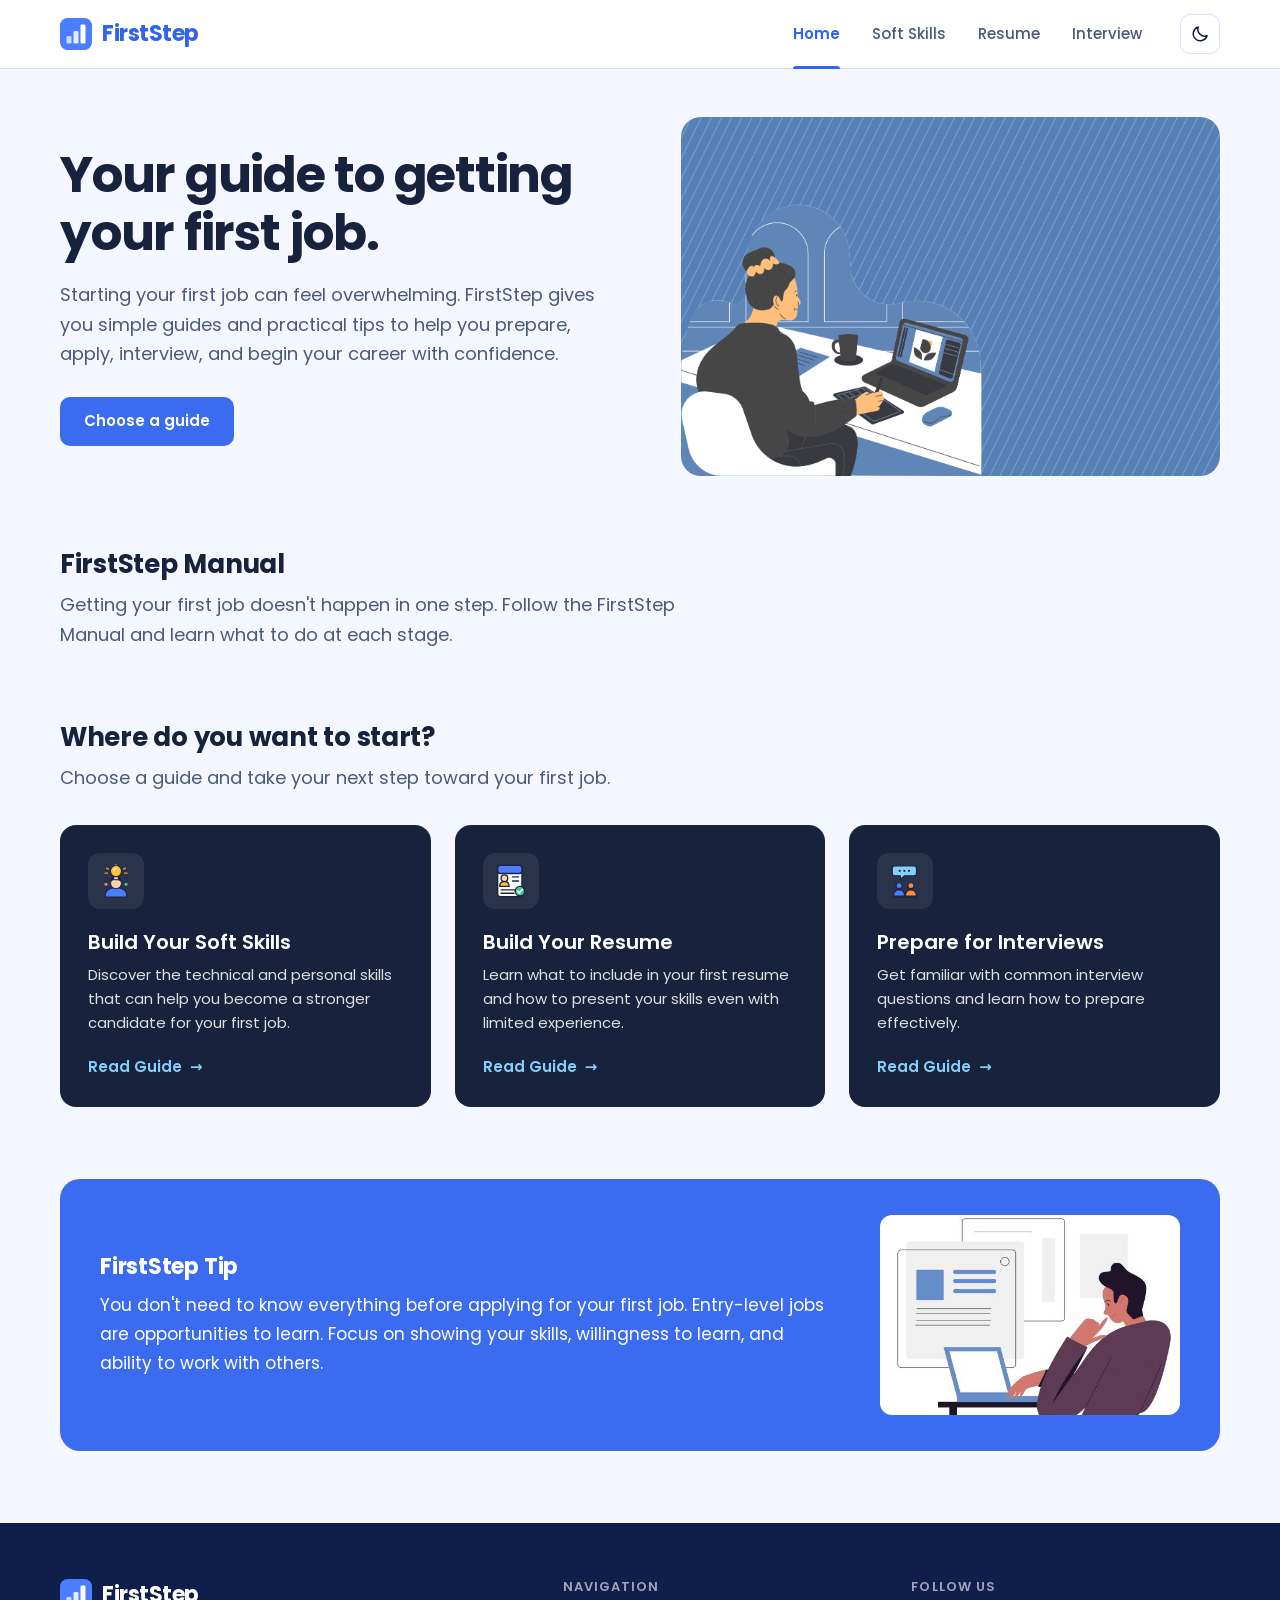
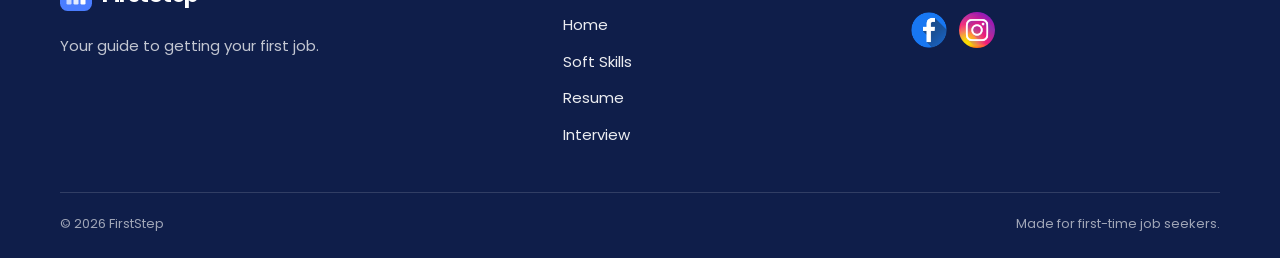
<file: index.html>
<!DOCTYPE html>
<html lang="en">
<head>
  <meta charset="UTF-8">
  <meta name="viewport" content="width=device-width, initial-scale=1">
  <title>FirstStep – Your Guide to Getting Your First Job</title>
  <meta name="description" content="Simple guides and practical tips to help you prepare, apply, interview, and begin your first job.">
  <link rel="icon" href="img/favicon.svg" type="image/svg+xml">
  <link rel="icon" href="img/favicon-32.png" sizes="32x32" type="image/png">
  <link rel="apple-touch-icon" href="img/apple-touch-icon.png">
  <script>try{var t=localStorage.getItem('theme');if(!t&&window.matchMedia('(prefers-color-scheme: dark)').matches)t='dark';if(t)document.documentElement.setAttribute('data-theme',t)}catch(e){}</script>
  <link rel="preconnect" href="https://fonts.googleapis.com">
  <link rel="preconnect" href="https://fonts.gstatic.com" crossorigin>
  <link href="https://fonts.googleapis.com/css2?family=Poppins:ital,wght@0,400;0,500;0,600;0,700;1,700&display=swap" rel="stylesheet">
  <link rel="stylesheet" href="style.css">
  <script src="site.js" defer></script>
</head>
<body>
  <header class="site-header">
    <div class="container header-inner">
      <a class="logo" href="index.html"><img src="img/logo.svg" alt="" width="32" height="32"><span>FirstStep</span></a>
      <nav class="header-nav" aria-label="Main">
      <a href="index.html" aria-current="page">Home</a>
      <a href="soft-skills.html">Soft Skills</a>
      <a href="resume.html">Resume</a>
      <a href="interview.html">Interview</a>
      </nav>
      <div class="header-actions">
        <button class="theme-toggle" type="button" aria-label="Switch to dark mode" aria-pressed="false">
          <svg class="i-moon" viewBox="0 0 24 24" width="20" height="20" aria-hidden="true"><path d="M20.5 14.2A8.5 8.5 0 0 1 9.8 3.5a8.5 8.5 0 1 0 10.7 10.7z" fill="none" stroke="currentColor" stroke-width="1.8" stroke-linejoin="round"/></svg>
          <svg class="i-sun" viewBox="0 0 24 24" width="20" height="20" aria-hidden="true"><circle cx="12" cy="12" r="4.2" fill="none" stroke="currentColor" stroke-width="1.8"/><path d="M12 2.5v2.4M12 19.1v2.4M2.5 12h2.4M19.1 12h2.4M5.3 5.3l1.7 1.7M17 17l1.7 1.7M5.3 18.7L7 17M17 7l1.7-1.7" stroke="currentColor" stroke-width="1.8" stroke-linecap="round"/></svg>
        </button>
        <button class="menu-toggle" type="button" aria-label="Open menu" aria-expanded="false" aria-controls="mobile-menu">
          <svg class="ic-open" viewBox="0 0 32 32" width="28" height="28" aria-hidden="true"><path d="M6 10h20M6 16h20M6 22h20" fill="none" stroke="currentColor" stroke-width="2.2" stroke-linecap="round"/></svg>
          <svg class="ic-close" viewBox="0 0 32 32" width="28" height="28" aria-hidden="true"><circle cx="16" cy="16" r="8.5" fill="none" stroke="currentColor" stroke-width="2"/><path d="M12.8 12.8l6.4 6.4M19.2 12.8l-6.4 6.4" fill="none" stroke="currentColor" stroke-width="2" stroke-linecap="round"/></svg>
        </button>
      </div>
    </div>
  </header>
  <nav class="mobile-menu" id="mobile-menu" aria-label="Menu">
    <p class="mobile-menu-label">Menu</p>
    <a href="index.html" aria-current="page">Home</a>
      <a href="soft-skills.html">Soft Skills</a>
      <a href="resume.html">Resume</a>
      <a href="interview.html">Interview</a>
  </nav>

  <main>
    <section class="hero container">
      <div class="hero-copy">
        <h1>Your guide to getting your first job.</h1>
        <p>Starting your first job can feel overwhelming. FirstStep gives you simple guides and practical tips to help you prepare, apply, interview, and begin your career with confidence.</p>
        <a class="btn" href="#guides">Choose a guide</a>
      </div>
      <div class="hero-media" role="img" aria-label="Illustration of a designer working at a laptop"></div>
    </section>

    <section class="manual container section">
      <h2>FirstStep Manual</h2>
      <p class="sub">Getting your first job doesn't happen in one step. Follow the FirstStep Manual and learn what to do at each stage.</p>
    </section>

    <section class="guides container section" id="guides">
      <h2>Where do you want to start?</h2>
      <p class="sub">Choose a guide and take your next step toward your first job.</p>
      <div class="cards">
        <a class="card" href="soft-skills.html">
          <span class="card-icon"><img src="img/creative-mind.svg" alt=""></span>
          <h3>Build Your Soft Skills</h3>
          <p>Discover the technical and personal skills that can help you become a stronger candidate for your first job.</p>
          <span class="card-link">Read Guide <span class="arrow" aria-hidden="true">→</span></span>
        </a>
        <a class="card" href="resume.html">
          <span class="card-icon"><img src="img/curriculum-vitae.svg" alt=""></span>
          <h3>Build Your Resume</h3>
          <p>Learn what to include in your first resume and how to present your skills even with limited experience.</p>
          <span class="card-link">Read Guide <span class="arrow" aria-hidden="true">→</span></span>
        </a>
        <a class="card" href="interview.html">
          <span class="card-icon"><img src="img/job-interview.svg" alt=""></span>
          <h3>Prepare for Interviews</h3>
          <p>Get familiar with common interview questions and learn how to prepare effectively.</p>
          <span class="card-link">Read Guide <span class="arrow" aria-hidden="true">→</span></span>
        </a>
      </div>
    </section>

    <section class="tip container section">
      <div class="tip-box">
        <div>
          <h2>FirstStep Tip</h2>
          <p>You don't need to know everything before applying for your first job. Entry-level jobs are opportunities to learn. Focus on showing your skills, willingness to learn, and ability to work with others.</p>
        </div>
        <img src="img/person.jpg" alt="" width="300" height="200">
      </div>
    </section>
  </main>

  <footer class="site-footer">
    <div class="container">
      <div class="footer-grid">
        <div class="f-brand">
          <a class="logo" href="index.html"><img src="img/logo.svg" alt="" width="32" height="32"><span>FirstStep</span></a>
          <p>Your guide to getting your first job.</p>
        </div>
        <nav class="f-col" aria-label="Footer">
          <h2>Navigation</h2>
          <ul>
          <li><a href="index.html">Home</a></li>
          <li><a href="soft-skills.html">Soft Skills</a></li>
          <li><a href="resume.html">Resume</a></li>
          <li><a href="interview.html">Interview</a></li>
          </ul>
        </nav>
        <div class="f-col">
          <h2>Follow us</h2>
          <div class="f-social">
            <a href="#" aria-label="Facebook"><img src="img/facebook.png" alt="" width="36" height="36"></a>
            <a href="#" aria-label="Instagram"><img src="img/instagram.png" alt="" width="36" height="36"></a>
          </div>
        </div>
      </div>
      <div class="footer-bottom">
        <p>© 2026 FirstStep</p>
        <p>Made for first-time job seekers.</p>
      </div>
    </div>
  </footer>

</body>
</html>
</file>
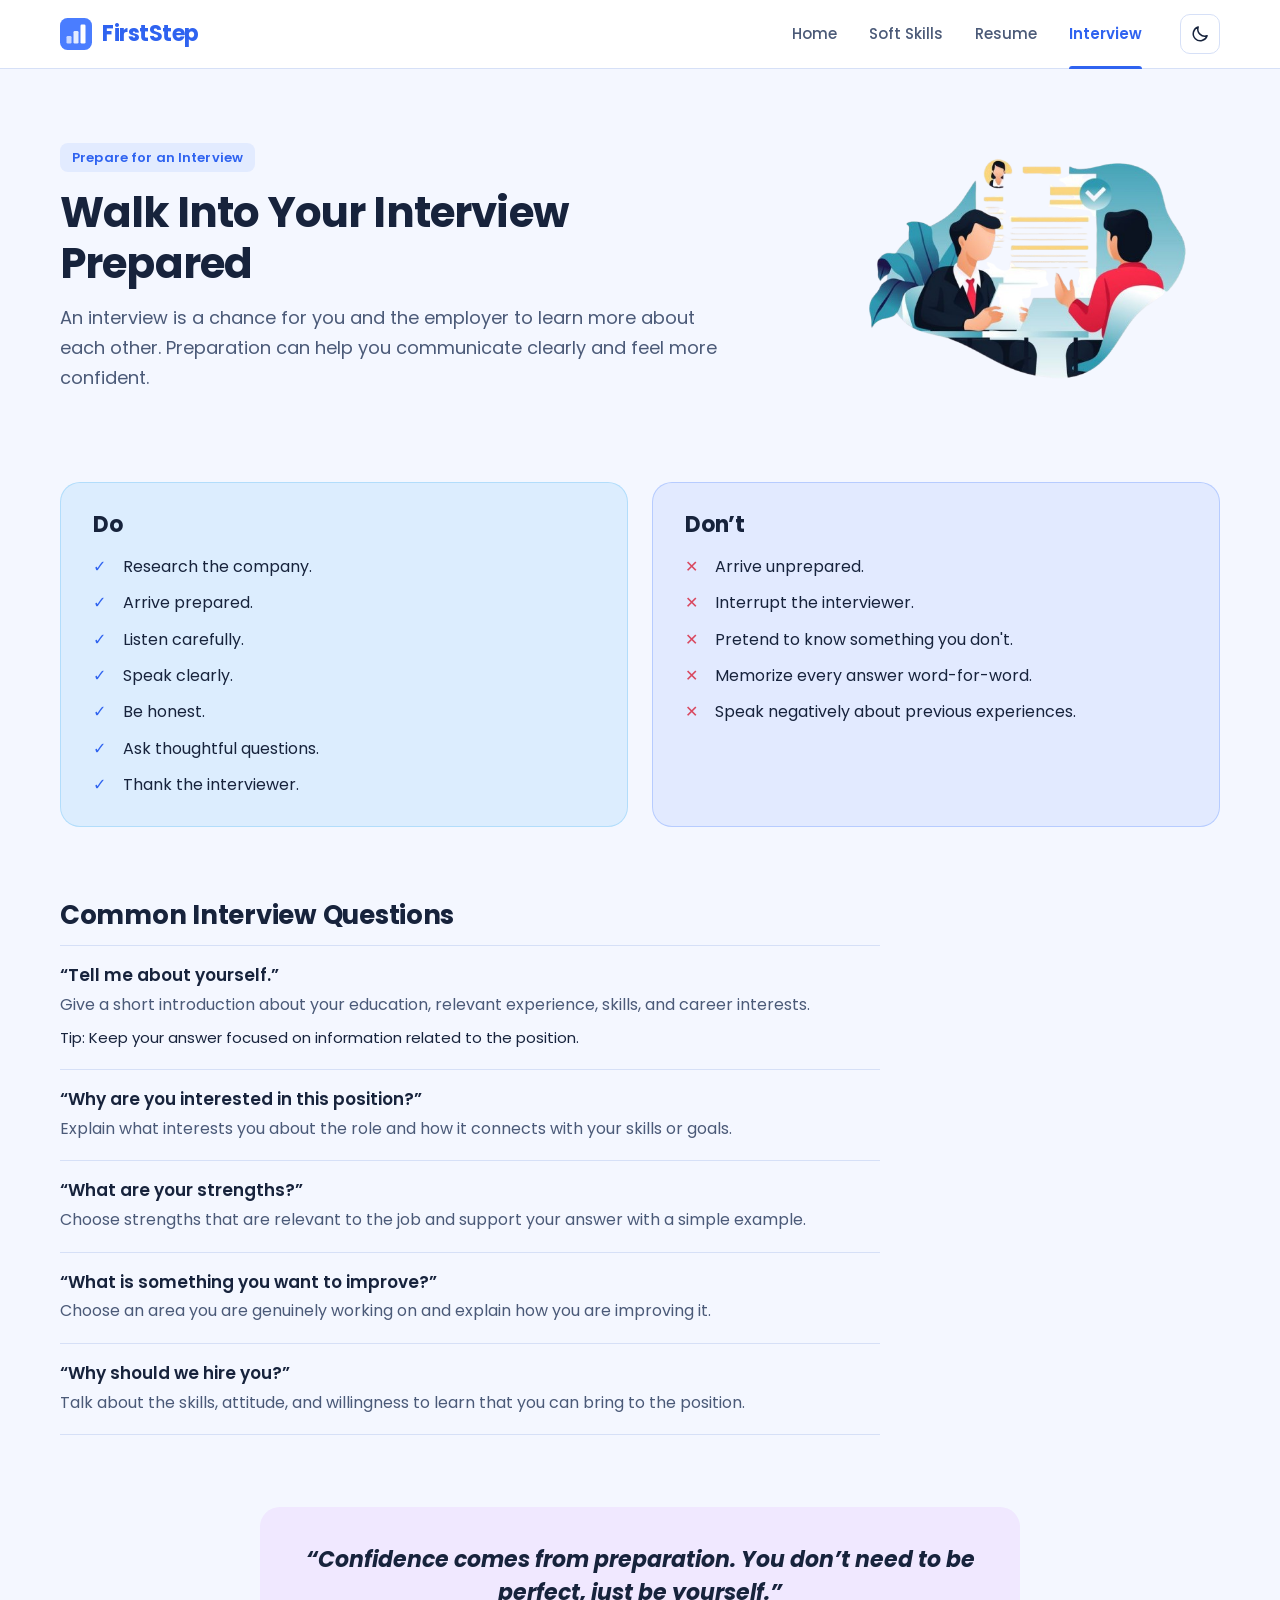
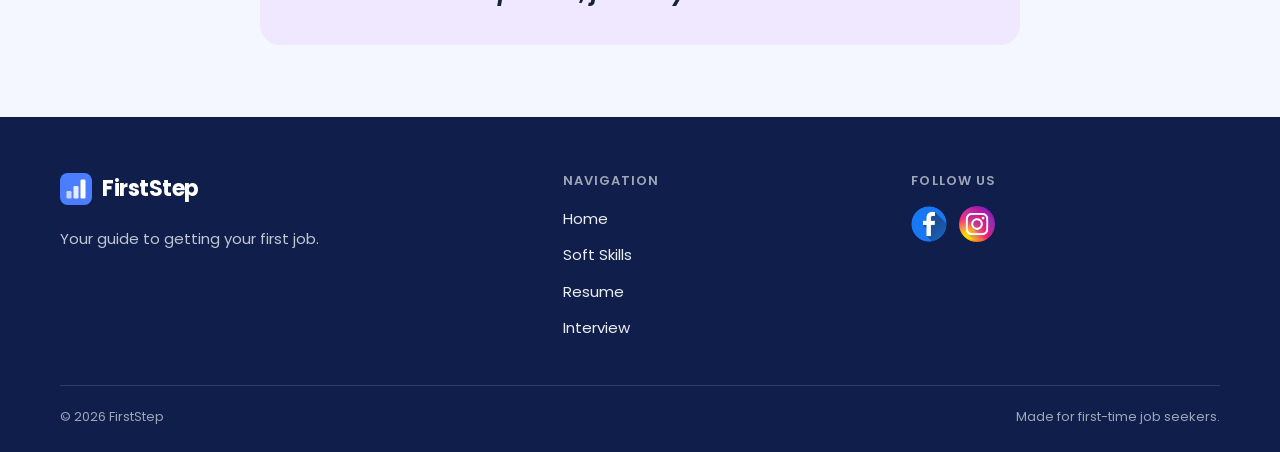
<file: interview.html>
<!DOCTYPE html>
<html lang="en">
<head>
  <meta charset="UTF-8">
  <meta name="viewport" content="width=device-width, initial-scale=1">
  <title>Interview – FirstStep</title>
  <meta name="description" content="Common interview questions plus simple Do's and Don'ts to help you prepare.">
  <link rel="icon" href="img/favicon.svg" type="image/svg+xml">
  <link rel="icon" href="img/favicon-32.png" sizes="32x32" type="image/png">
  <link rel="apple-touch-icon" href="img/apple-touch-icon.png">
  <script>try{var t=localStorage.getItem('theme');if(!t&&window.matchMedia('(prefers-color-scheme: dark)').matches)t='dark';if(t)document.documentElement.setAttribute('data-theme',t)}catch(e){}</script>
  <link rel="preconnect" href="https://fonts.googleapis.com">
  <link rel="preconnect" href="https://fonts.gstatic.com" crossorigin>
  <link href="https://fonts.googleapis.com/css2?family=Poppins:ital,wght@0,400;0,500;0,600;0,700;1,700&display=swap" rel="stylesheet">
  <link rel="stylesheet" href="style.css">
  <script src="site.js" defer></script>
</head>
<body>
  <header class="site-header">
    <div class="container header-inner">
      <a class="logo" href="index.html"><img src="img/logo.svg" alt="" width="32" height="32"><span>FirstStep</span></a>
      <nav class="header-nav" aria-label="Main">
      <a href="index.html">Home</a>
      <a href="soft-skills.html">Soft Skills</a>
      <a href="resume.html">Resume</a>
      <a href="interview.html" aria-current="page">Interview</a>
      </nav>
      <div class="header-actions">
        <button class="theme-toggle" type="button" aria-label="Switch to dark mode" aria-pressed="false">
          <svg class="i-moon" viewBox="0 0 24 24" width="20" height="20" aria-hidden="true"><path d="M20.5 14.2A8.5 8.5 0 0 1 9.8 3.5a8.5 8.5 0 1 0 10.7 10.7z" fill="none" stroke="currentColor" stroke-width="1.8" stroke-linejoin="round"/></svg>
          <svg class="i-sun" viewBox="0 0 24 24" width="20" height="20" aria-hidden="true"><circle cx="12" cy="12" r="4.2" fill="none" stroke="currentColor" stroke-width="1.8"/><path d="M12 2.5v2.4M12 19.1v2.4M2.5 12h2.4M19.1 12h2.4M5.3 5.3l1.7 1.7M17 17l1.7 1.7M5.3 18.7L7 17M17 7l1.7-1.7" stroke="currentColor" stroke-width="1.8" stroke-linecap="round"/></svg>
        </button>
        <button class="menu-toggle" type="button" aria-label="Open menu" aria-expanded="false" aria-controls="mobile-menu">
          <svg class="ic-open" viewBox="0 0 32 32" width="28" height="28" aria-hidden="true"><path d="M6 10h20M6 16h20M6 22h20" fill="none" stroke="currentColor" stroke-width="2.2" stroke-linecap="round"/></svg>
          <svg class="ic-close" viewBox="0 0 32 32" width="28" height="28" aria-hidden="true"><circle cx="16" cy="16" r="8.5" fill="none" stroke="currentColor" stroke-width="2"/><path d="M12.8 12.8l6.4 6.4M19.2 12.8l-6.4 6.4" fill="none" stroke="currentColor" stroke-width="2" stroke-linecap="round"/></svg>
        </button>
      </div>
    </div>
  </header>
  <nav class="mobile-menu" id="mobile-menu" aria-label="Menu">
    <p class="mobile-menu-label">Menu</p>
    <a href="index.html">Home</a>
      <a href="soft-skills.html">Soft Skills</a>
      <a href="resume.html">Resume</a>
      <a href="interview.html" aria-current="page">Interview</a>
  </nav>

  <main class="container page">
    <section class="page-head">
      <div class="ph-text">
        <p class="eyebrow">Prepare for an Interview</p>
        <h1>Walk Into Your Interview Prepared</h1>
        <p class="lead">An interview is a chance for you and the employer to learn more about each other. Preparation can help you communicate clearly and feel more confident.</p>
      </div>
      <img class="ph-art wide" src="img/interview.png" alt="" width="380" height="253">
    </section>

    <section class="dodont">
      <div class="do">
        <h2>Do</h2>
        <ul>
            <li>Research the company.</li>
            <li>Arrive prepared.</li>
            <li>Listen carefully.</li>
            <li>Speak clearly.</li>
            <li>Be honest.</li>
            <li>Ask thoughtful questions.</li>
            <li>Thank the interviewer.</li>
        </ul>
      </div>
      <div class="dont">
        <h2>Don’t</h2>
        <ul>
            <li>Arrive unprepared.</li>
            <li>Interrupt the interviewer.</li>
            <li>Pretend to know something you don't.</li>
            <li>Memorize every answer word-for-word.</li>
            <li>Speak negatively about previous experiences.</li>
        </ul>
      </div>
    </section>

    <section class="iv-qs">
      <h2>Common Interview Questions</h2>
      <dl class="def-list cols">
          <div><dt>“Tell me about yourself.”</dt><dd>Give a short introduction about your education, relevant experience, skills, and career interests.<span class="tip-line">Tip: Keep your answer focused on information related to the position.</span></dd></div>
          <div><dt>“Why are you interested in this position?”</dt><dd>Explain what interests you about the role and how it connects with your skills or goals.</dd></div>
          <div><dt>“What are your strengths?”</dt><dd>Choose strengths that are relevant to the job and support your answer with a simple example.</dd></div>
          <div><dt>“What is something you want to improve?”</dt><dd>Choose an area you are genuinely working on and explain how you are improving it.</dd></div>
          <div><dt>“Why should we hire you?”</dt><dd>Talk about the skills, attitude, and willingness to learn that you can bring to the position.</dd></div>
      </dl>
    </section>

    <blockquote class="quote">“Confidence comes from preparation. You don’t need to be perfect, just be yourself.”</blockquote>
  </main>

  <footer class="site-footer">
    <div class="container">
      <div class="footer-grid">
        <div class="f-brand">
          <a class="logo" href="index.html"><img src="img/logo.svg" alt="" width="32" height="32"><span>FirstStep</span></a>
          <p>Your guide to getting your first job.</p>
        </div>
        <nav class="f-col" aria-label="Footer">
          <h2>Navigation</h2>
          <ul>
          <li><a href="index.html">Home</a></li>
          <li><a href="soft-skills.html">Soft Skills</a></li>
          <li><a href="resume.html">Resume</a></li>
          <li><a href="interview.html">Interview</a></li>
          </ul>
        </nav>
        <div class="f-col">
          <h2>Follow us</h2>
          <div class="f-social">
            <a href="#" aria-label="Facebook"><img src="img/facebook.png" alt="" width="36" height="36"></a>
            <a href="#" aria-label="Instagram"><img src="img/instagram.png" alt="" width="36" height="36"></a>
          </div>
        </div>
      </div>
      <div class="footer-bottom">
        <p>© 2026 FirstStep</p>
        <p>Made for first-time job seekers.</p>
      </div>
    </div>
  </footer>

</body>
</html>
</file>
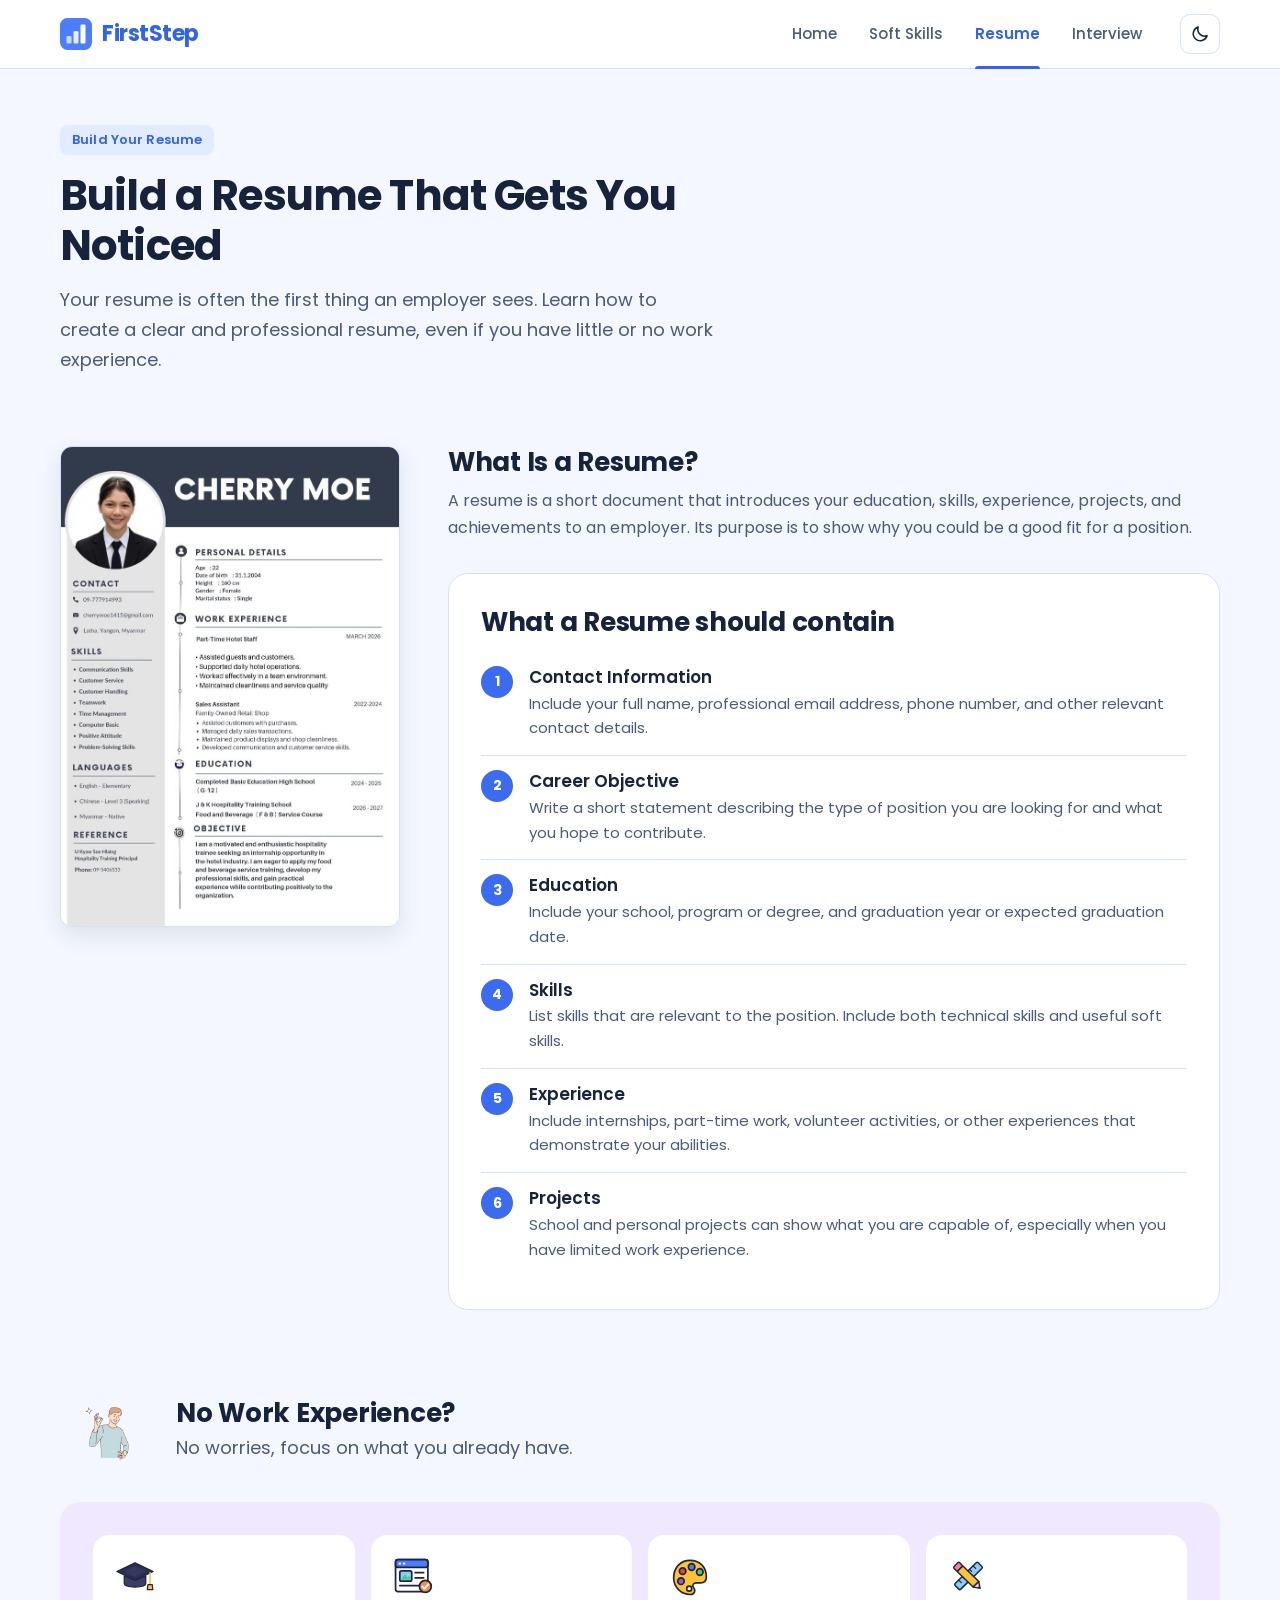
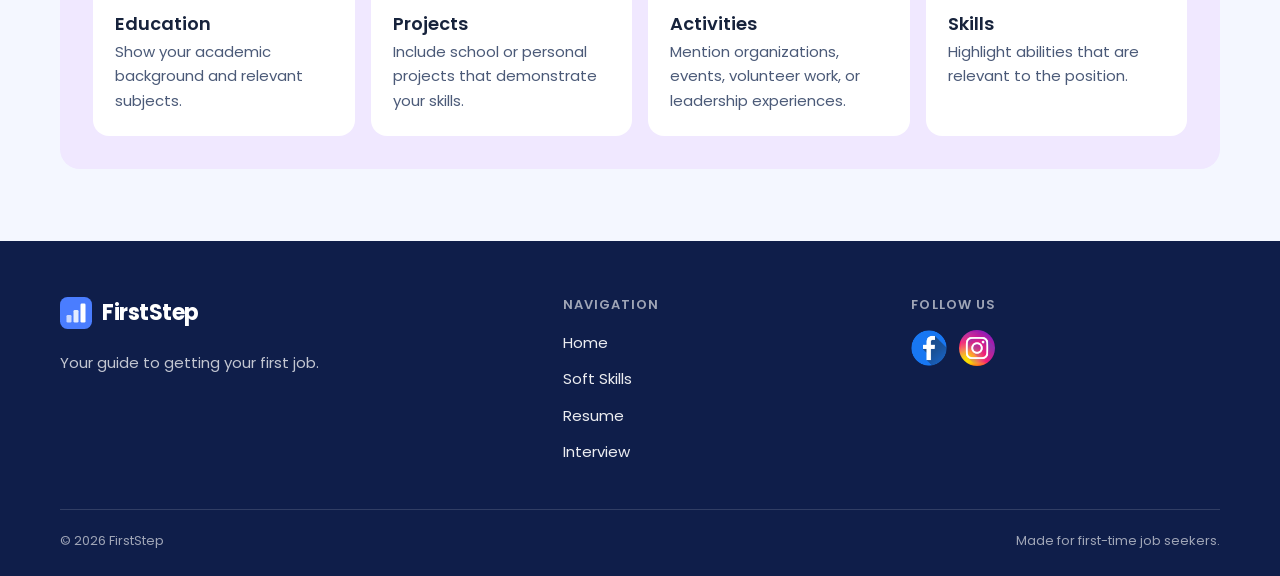
<file: resume.html>
<!DOCTYPE html>
<html lang="en">
<head>
  <meta charset="UTF-8">
  <meta name="viewport" content="width=device-width, initial-scale=1">
  <title>Resume – FirstStep</title>
  <meta name="description" content="What to include in your first resume, even with little or no work experience.">
  <link rel="icon" href="img/favicon.svg" type="image/svg+xml">
  <link rel="icon" href="img/favicon-32.png" sizes="32x32" type="image/png">
  <link rel="apple-touch-icon" href="img/apple-touch-icon.png">
  <script>try{var t=localStorage.getItem('theme');if(!t&&window.matchMedia('(prefers-color-scheme: dark)').matches)t='dark';if(t)document.documentElement.setAttribute('data-theme',t)}catch(e){}</script>
  <link rel="preconnect" href="https://fonts.googleapis.com">
  <link rel="preconnect" href="https://fonts.gstatic.com" crossorigin>
  <link href="https://fonts.googleapis.com/css2?family=Poppins:ital,wght@0,400;0,500;0,600;0,700;1,700&display=swap" rel="stylesheet">
  <link rel="stylesheet" href="style.css">
  <script src="site.js" defer></script>
</head>
<body>
  <header class="site-header">
    <div class="container header-inner">
      <a class="logo" href="index.html"><img src="img/logo.svg" alt="" width="32" height="32"><span>FirstStep</span></a>
      <nav class="header-nav" aria-label="Main">
      <a href="index.html">Home</a>
      <a href="soft-skills.html">Soft Skills</a>
      <a href="resume.html" aria-current="page">Resume</a>
      <a href="interview.html">Interview</a>
      </nav>
      <div class="header-actions">
        <button class="theme-toggle" type="button" aria-label="Switch to dark mode" aria-pressed="false">
          <svg class="i-moon" viewBox="0 0 24 24" width="20" height="20" aria-hidden="true"><path d="M20.5 14.2A8.5 8.5 0 0 1 9.8 3.5a8.5 8.5 0 1 0 10.7 10.7z" fill="none" stroke="currentColor" stroke-width="1.8" stroke-linejoin="round"/></svg>
          <svg class="i-sun" viewBox="0 0 24 24" width="20" height="20" aria-hidden="true"><circle cx="12" cy="12" r="4.2" fill="none" stroke="currentColor" stroke-width="1.8"/><path d="M12 2.5v2.4M12 19.1v2.4M2.5 12h2.4M19.1 12h2.4M5.3 5.3l1.7 1.7M17 17l1.7 1.7M5.3 18.7L7 17M17 7l1.7-1.7" stroke="currentColor" stroke-width="1.8" stroke-linecap="round"/></svg>
        </button>
        <button class="menu-toggle" type="button" aria-label="Open menu" aria-expanded="false" aria-controls="mobile-menu">
          <svg class="ic-open" viewBox="0 0 32 32" width="28" height="28" aria-hidden="true"><path d="M6 10h20M6 16h20M6 22h20" fill="none" stroke="currentColor" stroke-width="2.2" stroke-linecap="round"/></svg>
          <svg class="ic-close" viewBox="0 0 32 32" width="28" height="28" aria-hidden="true"><circle cx="16" cy="16" r="8.5" fill="none" stroke="currentColor" stroke-width="2"/><path d="M12.8 12.8l6.4 6.4M19.2 12.8l-6.4 6.4" fill="none" stroke="currentColor" stroke-width="2" stroke-linecap="round"/></svg>
        </button>
      </div>
    </div>
  </header>
  <nav class="mobile-menu" id="mobile-menu" aria-label="Menu">
    <p class="mobile-menu-label">Menu</p>
    <a href="index.html">Home</a>
      <a href="soft-skills.html">Soft Skills</a>
      <a href="resume.html" aria-current="page">Resume</a>
      <a href="interview.html">Interview</a>
  </nav>

  <main class="container page">
    <section class="page-head no-art">
      <div class="ph-text">
        <p class="eyebrow">Build Your Resume</p>
        <h1>Build a Resume That Gets You Noticed</h1>
        <p class="lead">Your resume is often the first thing an employer sees. Learn how to create a clear and professional resume, even if you have little or no work experience.</p>
      </div>
    </section>

    <section class="resume-split">
      <img class="cv" src="img/cv-form.jpg" alt="Sample resume">
      <div class="resume-info">
        <div class="what">
          <h2>What Is a Resume?</h2>
          <p>A resume is a short document that introduces your education, skills, experience, projects, and achievements to an employer. Its purpose is to show why you could be a good fit for a position.</p>
        </div>
        <div class="panel">
          <h2>What a Resume should contain</h2>
          <ol class="num-list">
          <li><span class="num">1</span><div><h3>Contact Information</h3><p>Include your full name, professional email address, phone number, and other relevant contact details.</p></div></li>
          <li><span class="num">2</span><div><h3>Career Objective</h3><p>Write a short statement describing the type of position you are looking for and what you hope to contribute.</p></div></li>
          <li><span class="num">3</span><div><h3>Education</h3><p>Include your school, program or degree, and graduation year or expected graduation date.</p></div></li>
          <li><span class="num">4</span><div><h3>Skills</h3><p>List skills that are relevant to the position. Include both technical skills and useful soft skills.</p></div></li>
          <li><span class="num">5</span><div><h3>Experience</h3><p>Include internships, part-time work, volunteer activities, or other experiences that demonstrate your abilities.</p></div></li>
          <li><span class="num">6</span><div><h3>Projects</h3><p>School and personal projects can show what you are capable of, especially when you have limited work experience.</p></div></li>
          </ol>
        </div>
      </div>
    </section>

    <section class="no-exp">
      <div class="no-exp-head">
        <img src="img/ok-sign.png" alt="">
        <div>
          <h2>No Work Experience?</h2>
          <p class="sub">No worries, focus on what you already have.</p>
        </div>
      </div>
      <div class="panel panel-purple">
        <div class="steps">
          <article class="step"><img src="img/mortarboard.svg" alt=""><h3>Education</h3><p>Show your academic background and relevant subjects.</p></article>
          <article class="step"><img src="img/resume-project.svg" alt=""><h3>Projects</h3><p>Include school or personal projects that demonstrate your skills.</p></article>
          <article class="step"><img src="img/extracurricular.svg" alt=""><h3>Activities</h3><p>Mention organizations, events, volunteer work, or leadership experiences.</p></article>
          <article class="step"><img src="img/skills.svg" alt=""><h3>Skills</h3><p>Highlight abilities that are relevant to the position.</p></article>
        </div>
      </div>
    </section>
  </main>

  <footer class="site-footer">
    <div class="container">
      <div class="footer-grid">
        <div class="f-brand">
          <a class="logo" href="index.html"><img src="img/logo.svg" alt="" width="32" height="32"><span>FirstStep</span></a>
          <p>Your guide to getting your first job.</p>
        </div>
        <nav class="f-col" aria-label="Footer">
          <h2>Navigation</h2>
          <ul>
          <li><a href="index.html">Home</a></li>
          <li><a href="soft-skills.html">Soft Skills</a></li>
          <li><a href="resume.html">Resume</a></li>
          <li><a href="interview.html">Interview</a></li>
          </ul>
        </nav>
        <div class="f-col">
          <h2>Follow us</h2>
          <div class="f-social">
            <a href="#" aria-label="Facebook"><img src="img/facebook.png" alt="" width="36" height="36"></a>
            <a href="#" aria-label="Instagram"><img src="img/instagram.png" alt="" width="36" height="36"></a>
          </div>
        </div>
      </div>
      <div class="footer-bottom">
        <p>© 2026 FirstStep</p>
        <p>Made for first-time job seekers.</p>
      </div>
    </div>
  </footer>

</body>
</html>
</file>
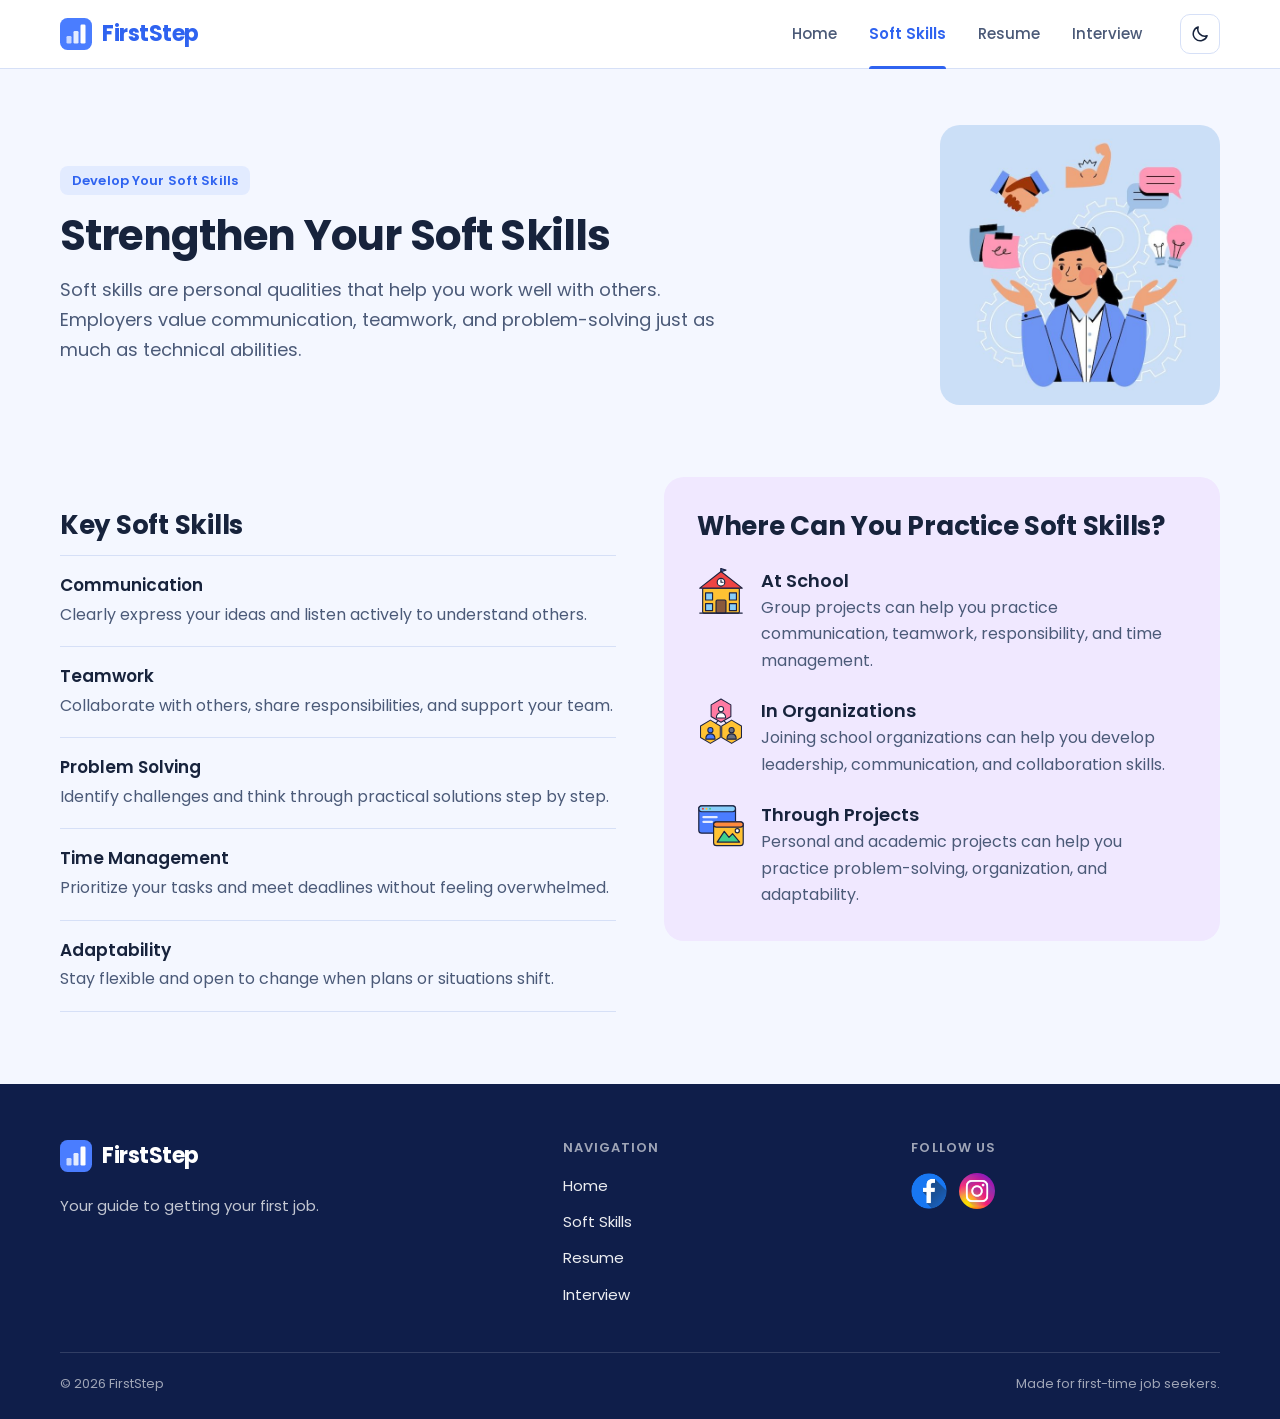
<file: soft-skills.html>
<!DOCTYPE html>
<html lang="en">
<head>
  <meta charset="UTF-8">
  <meta name="viewport" content="width=device-width, initial-scale=1">
  <title>Soft Skills – FirstStep</title>
  <meta name="description" content="Learn which soft skills employers value and where you can practice them.">
  <link rel="icon" href="img/favicon.svg" type="image/svg+xml">
  <link rel="icon" href="img/favicon-32.png" sizes="32x32" type="image/png">
  <link rel="apple-touch-icon" href="img/apple-touch-icon.png">
  <script>try{var t=localStorage.getItem('theme');if(!t&&window.matchMedia('(prefers-color-scheme: dark)').matches)t='dark';if(t)document.documentElement.setAttribute('data-theme',t)}catch(e){}</script>
  <link rel="preconnect" href="https://fonts.googleapis.com">
  <link rel="preconnect" href="https://fonts.gstatic.com" crossorigin>
  <link href="https://fonts.googleapis.com/css2?family=Poppins:ital,wght@0,400;0,500;0,600;0,700;1,700&display=swap" rel="stylesheet">
  <link rel="stylesheet" href="style.css">
  <script src="site.js" defer></script>
</head>
<body>
  <header class="site-header">
    <div class="container header-inner">
      <a class="logo" href="index.html"><img src="img/logo.svg" alt="" width="32" height="32"><span>FirstStep</span></a>
      <nav class="header-nav" aria-label="Main">
      <a href="index.html">Home</a>
      <a href="soft-skills.html" aria-current="page">Soft Skills</a>
      <a href="resume.html">Resume</a>
      <a href="interview.html">Interview</a>
      </nav>
      <div class="header-actions">
        <button class="theme-toggle" type="button" aria-label="Switch to dark mode" aria-pressed="false">
          <svg class="i-moon" viewBox="0 0 24 24" width="20" height="20" aria-hidden="true"><path d="M20.5 14.2A8.5 8.5 0 0 1 9.8 3.5a8.5 8.5 0 1 0 10.7 10.7z" fill="none" stroke="currentColor" stroke-width="1.8" stroke-linejoin="round"/></svg>
          <svg class="i-sun" viewBox="0 0 24 24" width="20" height="20" aria-hidden="true"><circle cx="12" cy="12" r="4.2" fill="none" stroke="currentColor" stroke-width="1.8"/><path d="M12 2.5v2.4M12 19.1v2.4M2.5 12h2.4M19.1 12h2.4M5.3 5.3l1.7 1.7M17 17l1.7 1.7M5.3 18.7L7 17M17 7l1.7-1.7" stroke="currentColor" stroke-width="1.8" stroke-linecap="round"/></svg>
        </button>
        <button class="menu-toggle" type="button" aria-label="Open menu" aria-expanded="false" aria-controls="mobile-menu">
          <svg class="ic-open" viewBox="0 0 32 32" width="28" height="28" aria-hidden="true"><path d="M6 10h20M6 16h20M6 22h20" fill="none" stroke="currentColor" stroke-width="2.2" stroke-linecap="round"/></svg>
          <svg class="ic-close" viewBox="0 0 32 32" width="28" height="28" aria-hidden="true"><circle cx="16" cy="16" r="8.5" fill="none" stroke="currentColor" stroke-width="2"/><path d="M12.8 12.8l6.4 6.4M19.2 12.8l-6.4 6.4" fill="none" stroke="currentColor" stroke-width="2" stroke-linecap="round"/></svg>
        </button>
      </div>
    </div>
  </header>
  <nav class="mobile-menu" id="mobile-menu" aria-label="Menu">
    <p class="mobile-menu-label">Menu</p>
    <a href="index.html">Home</a>
      <a href="soft-skills.html" aria-current="page">Soft Skills</a>
      <a href="resume.html">Resume</a>
      <a href="interview.html">Interview</a>
  </nav>

  <main class="container page">
    <section class="page-head">
      <div class="ph-text">
        <p class="eyebrow">Develop Your Soft Skills</p>
        <h1>Strengthen Your Soft Skills</h1>
        <p class="lead">Soft skills are personal qualities that help you work well with others. Employers value communication, teamwork, and problem-solving just as much as technical abilities.</p>
      </div>
      <img class="ph-art" src="img/soft-skills.jpg" alt="" width="280" height="280">
    </section>

    <div class="two-col">
      <section class="key-skills">
        <h2>Key Soft Skills</h2>
        <dl class="def-list">
          <div><dt>Communication</dt><dd>Clearly express your ideas and listen actively to understand others.</dd></div>
          <div><dt>Teamwork</dt><dd>Collaborate with others, share responsibilities, and support your team.</dd></div>
          <div><dt>Problem Solving</dt><dd>Identify challenges and think through practical solutions step by step.</dd></div>
          <div><dt>Time Management</dt><dd>Prioritize your tasks and meet deadlines without feeling overwhelmed.</dd></div>
          <div><dt>Adaptability</dt><dd>Stay flexible and open to change when plans or situations shift.</dd></div>
        </dl>
      </section>

      <section class="panel panel-purple">
        <h2>Where Can You Practice Soft Skills?</h2>
        <ul class="practice-list">
          <li><img src="img/school.svg" alt=""><div><h3>At School</h3><p>Group projects can help you practice communication, teamwork, responsibility, and time management.</p></div></li>
          <li><img src="img/hierarchy.svg" alt=""><div><h3>In Organizations</h3><p>Joining school organizations can help you develop leadership, communication, and collaboration skills.</p></div></li>
          <li><img src="img/softskills-project.svg" alt=""><div><h3>Through Projects</h3><p>Personal and academic projects can help you practice problem-solving, organization, and adaptability.</p></div></li>
        </ul>
      </section>
    </div>
  </main>

  <footer class="site-footer">
    <div class="container">
      <div class="footer-grid">
        <div class="f-brand">
          <a class="logo" href="index.html"><img src="img/logo.svg" alt="" width="32" height="32"><span>FirstStep</span></a>
          <p>Your guide to getting your first job.</p>
        </div>
        <nav class="f-col" aria-label="Footer">
          <h2>Navigation</h2>
          <ul>
          <li><a href="index.html">Home</a></li>
          <li><a href="soft-skills.html">Soft Skills</a></li>
          <li><a href="resume.html">Resume</a></li>
          <li><a href="interview.html">Interview</a></li>
          </ul>
        </nav>
        <div class="f-col">
          <h2>Follow us</h2>
          <div class="f-social">
            <a href="#" aria-label="Facebook"><img src="img/facebook.png" alt="" width="36" height="36"></a>
            <a href="#" aria-label="Instagram"><img src="img/instagram.png" alt="" width="36" height="36"></a>
          </div>
        </div>
      </div>
      <div class="footer-bottom">
        <p>© 2026 FirstStep</p>
        <p>Made for first-time job seekers.</p>
      </div>
    </div>
  </footer>

</body>
</html>
</file>
<file: style.css>
/* =========================================================
   FirstStep — one stylesheet for every page
   Sections: tokens · base · header · home · inner pages ·
             footer · dark mode · responsive
   ========================================================= */

/* ---------- Tokens ---------- */
:root {
  --bg: #f4f7ff;
  --surface: #ffffff;
  --text: #17233c;
  --muted: #4b5a78;
  --border: #d6e0f7;

  --blue: #4a7dff;
  --blue-strong: #2f63f0;
  --blue-soft: rgba(74, 125, 255, 0.1);
  --sky: #87cefa;
  --sky-soft: rgba(135, 206, 250, 0.22);
  --purple-soft: #f0e8ff;

  --btn-bg: #3b6cf0;
  --btn-text: #ffffff;
  --card-dark: #17233c;
  --accent-panel: #3b6cf0;
  --footer-bg: #0f1e4a;
  --bad: #d9485f;

  --radius: 16px;
  --radius-lg: 20px;
  --radius-sm: 10px;
  --header-h: 68px;
  --section-gap: 72px;
  --shadow: 0 8px 24px rgba(23, 35, 60, 0.1);

  --font: "Poppins", system-ui, sans-serif;
  color-scheme: light;
}

:root[data-theme="dark"] {
  --bg: #0e1424;
  --surface: #161e33;
  --text: #e9eefb;
  --muted: #aab6d3;
  --border: #2a3658;

  --blue: #6f96ff;
  --blue-strong: #8aa9ff;
  --blue-soft: rgba(111, 150, 255, 0.16);
  --sky-soft: rgba(135, 206, 250, 0.14);
  --purple-soft: #241d3d;

  --btn-bg: #6f96ff;
  --btn-text: #0b1226;
  --card-dark: #1b2848;
  --accent-panel: #24418f;
  --footer-bg: #090e1c;
  --bad: #ff7a8f;

  --shadow: 0 8px 24px rgba(0, 0, 0, 0.45);
  color-scheme: dark;
}

/* ---------- Base ---------- */
*, *::before, *::after { box-sizing: border-box; }

html { scroll-behavior: smooth; scroll-padding-top: calc(var(--header-h) + 16px); }

body {
  margin: 0;
  min-height: 100vh;
  display: flex;
  flex-direction: column;
  font-family: var(--font);
  font-size: 16px;
  line-height: 1.65;
  color: var(--text);
  background: var(--bg);
  transition: background-color .2s ease, color .2s ease;
}

main { flex: 1; }

h1, h2, h3, p, ul, ol, dl, dd, figure, blockquote { margin: 0; }
ul, ol { padding: 0; list-style: none; }
a { color: inherit; text-decoration: none; }
img { display: block; max-width: 100%; }
button { font: inherit; color: inherit; }

.container { width: min(1160px, 100% - 48px); margin-inline: auto; }
.section { padding-top: var(--section-gap); }

a:focus-visible, button:focus-visible {
  outline: 3px solid var(--blue);
  outline-offset: 3px;
  border-radius: 8px;
}

/* ---------- Header ---------- */
.site-header {
  position: sticky;
  top: 0;
  z-index: 60;
  background: var(--surface);
  border-bottom: 1px solid var(--border);
  transition: background-color .2s ease, border-color .2s ease;
}

.header-inner {
  display: flex;
  align-items: center;
  justify-content: space-between;
  gap: 24px;
  height: var(--header-h);
}

.logo {
  display: inline-flex;
  align-items: center;
  gap: 10px;
  font-weight: 700;
  font-size: 22px;
  letter-spacing: -0.02em;
  line-height: 1;
  color: var(--blue-strong);
  transition: opacity .15s ease;
}
.logo img { width: 32px; height: 32px; }
.logo:hover { opacity: .8; }

.header-nav {
  display: flex;
  align-self: stretch;
  gap: 4px;
  margin-left: auto;
}

.header-nav a {
  position: relative;
  display: flex;
  align-items: center;
  padding: 0 14px;
  font-size: 15px;
  font-weight: 500;
  color: var(--muted);
  transition: color .15s ease;
}
.header-nav a::after {
  content: "";
  position: absolute;
  left: 14px; right: 14px; bottom: -1px;
  height: 3px;
  border-radius: 3px 3px 0 0;
  background: transparent;
  transition: background-color .15s ease;
}
.header-nav a:hover { color: var(--text); }
.header-nav a:hover::after { background: var(--border); }
.header-nav a[aria-current="page"] { color: var(--blue-strong); font-weight: 600; }
.header-nav a[aria-current="page"]::after { background: var(--blue-strong); }

.header-actions { display: flex; align-items: center; gap: 8px; }

.theme-toggle, .menu-toggle {
  display: grid;
  place-items: center;
  width: 40px;
  height: 40px;
  padding: 0;
  border: 1px solid var(--border);
  border-radius: var(--radius-sm);
  background: transparent;
  color: var(--text);
  cursor: pointer;
  transition: background-color .15s ease, transform .1s ease;
}
.theme-toggle:hover, .menu-toggle:hover { background: var(--blue-soft); }
.theme-toggle:active, .menu-toggle:active { transform: scale(.92); }
.theme-toggle .i-sun { display: none; }
:root[data-theme="dark"] .theme-toggle .i-sun { display: block; }
:root[data-theme="dark"] .theme-toggle .i-moon { display: none; }

.menu-toggle { display: none; border: 0; }
.menu-toggle .ic-close { display: none; }
body.menu-open .menu-toggle .ic-open { display: none; }
body.menu-open .menu-toggle .ic-close { display: block; }

.mobile-menu { display: none; }

/* ---------- Shared type ---------- */
h2 { font-size: 26px; font-weight: 700; line-height: 1.3; letter-spacing: -0.01em; }
h3 { font-size: 18px; font-weight: 600; line-height: 1.4; }
.sub { margin-top: 8px; font-size: 18px; color: var(--muted); max-width: 62ch; }
.lead { margin-top: 14px; font-size: 18px; color: var(--muted); }

.eyebrow {
  display: inline-block;
  padding: 5px 12px;
  border-radius: 8px;
  background: var(--blue-soft);
  color: var(--blue-strong);
  font-size: 13px;
  font-weight: 600;
  letter-spacing: 0.01em;
  line-height: 1.5;
}

.btn {
  display: inline-flex;
  align-items: center;
  margin-top: 28px;
  padding: 12px 24px;
  border-radius: var(--radius-sm);
  background: var(--btn-bg);
  color: var(--btn-text);
  font-size: 15px;
  font-weight: 600;
  transition: transform .15s ease, box-shadow .15s ease;
}
.btn:hover { transform: translateY(-2px); box-shadow: var(--shadow); }
.btn:active { transform: translateY(0) scale(.98); box-shadow: none; }

/* ---------- Home ---------- */
.hero {
  display: grid;
  grid-template-columns: minmax(0, 1.05fr) minmax(0, 1fr);
  gap: 56px;
  align-items: center;
  padding-top: 48px;
}
.hero h1 {
  font-size: clamp(32px, 4.2vw, 50px);
  font-weight: 700;
  line-height: 1.15;
  letter-spacing: -0.025em;
}
.hero p { margin-top: 18px; max-width: 54ch; font-size: 18px; color: var(--muted); }
.hero-media {
  aspect-ratio: 3 / 2;
  border-radius: var(--radius-lg);
  background: #5a82c2 url("img/hero.png") center / cover no-repeat;
}

.cards {
  display: grid;
  grid-template-columns: repeat(3, minmax(0, 1fr));
  gap: 24px;
  margin-top: 32px;
}

.card {
  display: flex;
  flex-direction: column;
  min-height: 260px;
  padding: 28px;
  border-radius: var(--radius);
  background: var(--card-dark);
  color: #fff;
  transition: transform .18s ease, box-shadow .18s ease, background-color .18s ease;
}
.card-icon {
  display: grid;
  place-items: center;
  width: 56px;
  height: 56px;
  border-radius: 12px;
  background: rgba(255, 255, 255, 0.08);
}
.card-icon img { width: 34px; height: 34px; object-fit: contain; }
.card h3 { margin-top: 20px; font-size: 20px; line-height: 1.3; }
.card p { margin-top: 8px; font-size: 15px; line-height: 1.6; opacity: .85; }
.card-link {
  margin-top: auto;
  padding-top: 20px;
  font-size: 15px;
  font-weight: 600;
  color: var(--sky);
}
.card-link .arrow { display: inline-block; margin-left: 4px; transition: transform .18s ease; }
.card:hover { transform: translateY(-5px); box-shadow: var(--shadow); }
.card:hover .arrow { transform: translateX(5px); }
.card:active { transform: translateY(-1px) scale(.985); box-shadow: none; }

.tip-box {
  display: grid;
  grid-template-columns: minmax(0, 1fr) 300px;
  gap: 40px;
  align-items: center;
  padding: 36px 40px;
  border-radius: var(--radius-lg);
  background: var(--accent-panel);
  color: #fff;
}
.tip-box h2 { font-size: 22px; }
.tip-box p { margin-top: 10px; font-size: 17px; line-height: 1.7; }
.tip-box img { width: 300px; height: 200px; object-fit: cover; border-radius: 12px; }

/* ---------- Inner pages ---------- */
.page { padding-top: 56px; }
.page > * + * { margin-top: var(--section-gap); }

.page-head {
  display: grid;
  grid-template-columns: minmax(0, 1fr) 280px;
  gap: 56px;
  align-items: center;
}
.page-head.no-art { grid-template-columns: minmax(0, 1fr); }
.ph-text { max-width: 660px; }
.page-head h1 {
  margin-top: 16px;
  font-size: clamp(30px, 3.6vw, 42px);
  font-weight: 700;
  line-height: 1.2;
  letter-spacing: -0.02em;
}
.ph-art {
  width: 280px;
  height: 280px;
  border-radius: var(--radius-lg);
  object-fit: cover;
  background: var(--sky-soft);
}
.page-head:has(.ph-art.wide) { grid-template-columns: minmax(0, 1fr) 380px; }
.ph-art.wide { width: 100%; height: auto; border-radius: 0; background: none; object-fit: contain; }

.two-col {
  display: grid;
  grid-template-columns: minmax(0, 1fr) minmax(0, 1fr);
  gap: 48px;
  align-items: start;
}

.panel {
  padding: 32px;
  border: 1px solid var(--border);
  border-radius: var(--radius-lg);
  background: var(--surface);
}
.panel-purple { border-color: transparent; background: var(--purple-soft); }

/* simple heading + text lists (no separate cards) */
.key-skills { padding-top: 32px; }
.def-list { margin-top: 12px; }
.def-list > div { padding: 18px 0; border-top: 1px solid var(--border); }
.def-list > div:last-child { border-bottom: 1px solid var(--border); }
.def-list dt { font-size: 17px; font-weight: 600; line-height: 1.4; }
.def-list dd { margin-top: 4px; color: var(--muted); }
.def-list.cols { max-width: 820px; }
.tip-line { display: block; margin-top: 8px; font-size: 15px; color: var(--text); }

.practice-list { display: grid; gap: 24px; margin-top: 24px; }
.practice-list li { display: grid; grid-template-columns: 48px minmax(0, 1fr); gap: 16px; align-items: start; }
.practice-list img { width: 48px; height: 48px; object-fit: contain; }
.practice-list p { margin-top: 2px; color: var(--muted); }

/* resume */
.resume-split {
  display: grid;
  grid-template-columns: 340px minmax(0, 1fr);
  gap: 48px;
  align-items: start;
}
.cv {
  position: sticky;
  top: calc(var(--header-h) + 24px);
  width: 100%;
  border: 1px solid var(--border);
  border-radius: 12px;
  background: #fff;
  box-shadow: var(--shadow);
}
.resume-info { display: grid; gap: 32px; }
.what p { margin-top: 8px; color: var(--muted); }

.num-list { margin-top: 12px; }
.num-list li {
  display: grid;
  grid-template-columns: 32px minmax(0, 1fr);
  gap: 16px;
  padding: 14px 0;
  border-top: 1px solid var(--border);
}
.num-list li:first-child { border-top: 0; }
.num {
  display: grid;
  place-items: center;
  width: 32px;
  height: 32px;
  border-radius: 50%;
  background: var(--btn-bg);
  color: var(--btn-text);
  font-size: 14px;
  font-weight: 700;
}
.num-list h3 { font-size: 17px; }
.num-list p { margin-top: 2px; font-size: 15px; color: var(--muted); }

.no-exp-head { display: flex; align-items: center; gap: 20px; margin-bottom: 24px; }
.no-exp-head img { width: 96px; height: 96px; object-fit: contain; flex: none; }
.no-exp-head .sub { margin-top: 2px; }
.steps { display: grid; grid-template-columns: repeat(4, minmax(0, 1fr)); gap: 16px; }
.step {
  padding: 22px;
  border-radius: var(--radius);
  background: var(--surface);
  transition: transform .18s ease, box-shadow .18s ease;
}
.step img { width: 40px; height: 40px; object-fit: contain; }
.step h3 { margin-top: 14px; }
.step p { margin-top: 4px; font-size: 15px; color: var(--muted); }
.step:hover { transform: translateY(-3px); box-shadow: var(--shadow); }

/* interview */
.dodont { display: grid; grid-template-columns: 1fr 1fr; gap: 24px; }
.do, .dont { padding: 28px 32px; border-radius: var(--radius-lg); }
.do { background: var(--sky-soft); border: 1px solid rgba(135, 206, 250, .5); }
.dont { background: var(--blue-soft); border: 1px solid rgba(74, 125, 255, .28); }
.do h2, .dont h2 { font-size: 22px; }
.do ul, .dont ul { margin-top: 14px; display: grid; gap: 10px; }
.do li, .dont li { position: relative; padding-left: 30px; }
.do li::before, .dont li::before {
  position: absolute;
  left: 0; top: 0;
  font-weight: 700;
}
.do li::before { content: "\2713"; color: var(--blue-strong); }
.dont li::before { content: "\2715"; color: var(--bad); }

.quote {
  max-width: 760px;
  margin-inline: auto;
  padding: 36px 40px;
  border-radius: var(--radius-lg);
  background: var(--purple-soft);
  font-size: 22px;
  font-style: italic;
  font-weight: 700;
  line-height: 1.5;
  text-align: center;
}

/* ---------- Footer (same on every page) ---------- */
.site-footer {
  margin-top: var(--section-gap);
  padding: 56px 0 24px;
  background: var(--footer-bg);
  color: #fff;
}
.footer-grid {
  display: grid;
  grid-template-columns: 1.5fr 1fr 1fr;
  gap: 40px;
}
.f-brand .logo { color: #fff; }
.f-brand p { margin-top: 14px; max-width: 30ch; font-size: 15px; color: rgba(255, 255, 255, .75); }
.f-col h2 {
  margin-bottom: 16px;
  font-size: 13px;
  font-weight: 600;
  letter-spacing: .08em;
  text-transform: uppercase;
  color: rgba(255, 255, 255, .6);
}
.f-col ul { display: grid; gap: 10px; }
.f-col a { font-size: 15px; color: rgba(255, 255, 255, .92); transition: color .15s ease; }
.f-col ul a:hover { color: var(--sky); }
.f-social { display: flex; gap: 12px; }
.f-social img { width: 36px; height: 36px; border-radius: 50%; transition: transform .15s ease; }
.f-social a:hover img { transform: translateY(-3px) scale(1.08); }
.f-social a:active img { transform: scale(.92); }
.footer-bottom {
  display: flex;
  justify-content: space-between;
  gap: 16px;
  margin-top: 44px;
  padding-top: 20px;
  border-top: 1px solid rgba(255, 255, 255, .14);
  font-size: 13px;
  color: rgba(255, 255, 255, .6);
}

/* ---------- Dark-mode touch-ups ---------- */
:root[data-theme="dark"] .cv { border-color: var(--border); }
:root[data-theme="dark"] .step { background: var(--surface); }
:root[data-theme="dark"] .ph-art:not(.wide) { background: var(--sky-soft); }

/* ---------- Tablet ---------- */
@media (max-width: 1000px) {
  :root { --section-gap: 60px; }
  .hero { grid-template-columns: 1fr; gap: 28px; padding-top: 32px; }
  .hero-media { order: -1; aspect-ratio: auto; height: 320px; }
  .hero p { max-width: none; }
  .tip-box { grid-template-columns: minmax(0, 1fr) 240px; gap: 28px; padding: 32px; }
  .tip-box img { width: 240px; height: 160px; }
  .card { padding: 22px; min-height: 240px; }
  .card h3 { font-size: 18px; }
  .card p { font-size: 14px; }
  .page-head { grid-template-columns: minmax(0, 1fr) 220px; gap: 32px; }
  .ph-art { width: 220px; height: 220px; }
  .page-head:has(.ph-art.wide) { grid-template-columns: minmax(0, 1fr) 280px; }
  .two-col { gap: 32px; }
  .resume-split { grid-template-columns: 300px minmax(0, 1fr); gap: 32px; }
  .steps { grid-template-columns: repeat(2, minmax(0, 1fr)); }
  .footer-grid { grid-template-columns: 1fr 1fr; }
  .f-brand { grid-column: 1 / -1; }
}

/* ---------- Phone ---------- */
@media (max-width: 720px) {
  :root { --header-h: 64px; --section-gap: 44px; }
  .container { width: min(1160px, 100% - 32px); }
  h2 { font-size: 22px; }
  .sub, .lead, .hero p { font-size: 16px; }

  .header-nav { display: none; }
  .menu-toggle { display: grid; }
  .logo { font-size: 20px; }

  .mobile-menu {
    display: none;
    position: fixed;
    top: var(--header-h);
    left: 0; right: 0; bottom: 0;
    z-index: 50;
    flex-direction: column;
    padding: 28px 24px;
    background: var(--bg);
    overflow-y: auto;
  }
  body.menu-open .mobile-menu { display: flex; }
  body.menu-open { overflow: hidden; }
  .mobile-menu-label {
    margin-bottom: 16px;
    font-size: 11px;
    font-weight: 700;
    letter-spacing: .1em;
    text-transform: uppercase;
    color: var(--blue-strong);
  }
  .mobile-menu a {
    position: relative;
    display: block;
    margin-bottom: 18px;
    padding-left: 22px;
    font-size: 28px;
    font-weight: 700;
    line-height: 36px;
    letter-spacing: -0.02em;
  }
  .mobile-menu a::before {
    content: "";
    position: absolute;
    left: 0; top: 6px;
    width: 8px; height: 24px;
    border-radius: 4px;
    background: var(--blue);
  }
  .mobile-menu a[aria-current="page"] { color: var(--blue-strong); }
  .mobile-menu a:active { transform: translateX(4px); }

  .hero { padding-top: 20px; gap: 20px; }
  .hero-media { height: 200px; border-radius: 16px; }
  .hero h1 { font-size: 30px; }
  .btn { margin-top: 22px; }

  .cards { grid-template-columns: 1fr; gap: 16px; margin-top: 24px; }
  .card { min-height: 0; padding: 22px; }
  .card p { margin-bottom: 4px; }
  .tip-box { grid-template-columns: 1fr; gap: 20px; padding: 24px; }
  .tip-box img { width: 100%; height: auto; aspect-ratio: 329 / 180; }

  .page { padding-top: 28px; }
  .page-head, .page-head:has(.ph-art.wide) { grid-template-columns: 1fr; gap: 24px; }
  .ph-art { width: 100%; height: auto; aspect-ratio: 338 / 264; }
  .ph-art.wide { aspect-ratio: auto; max-width: 340px; margin-inline: auto; }

  .two-col, .resume-split, .dodont { grid-template-columns: 1fr; gap: 28px; }
  .key-skills { padding-top: 0; }
  .panel { padding: 24px 20px; }
  .cv { display: none; }
  .no-exp-head { gap: 14px; }
  .no-exp-head img { width: 72px; height: 72px; }
  .steps { grid-template-columns: 1fr; }
  .do, .dont { padding: 24px 20px; }
  .quote { padding: 28px 24px; font-size: 19px; }

  .site-footer { padding-top: 40px; }
  .footer-grid { grid-template-columns: 1fr; gap: 28px; }
  .footer-bottom { flex-direction: column; gap: 4px; margin-top: 32px; }
}

@media (prefers-reduced-motion: reduce) {
  * { transition: none !important; scroll-behavior: auto !important; }
  .card:hover, .step:hover, .btn:hover { transform: none; }
}
</file>
